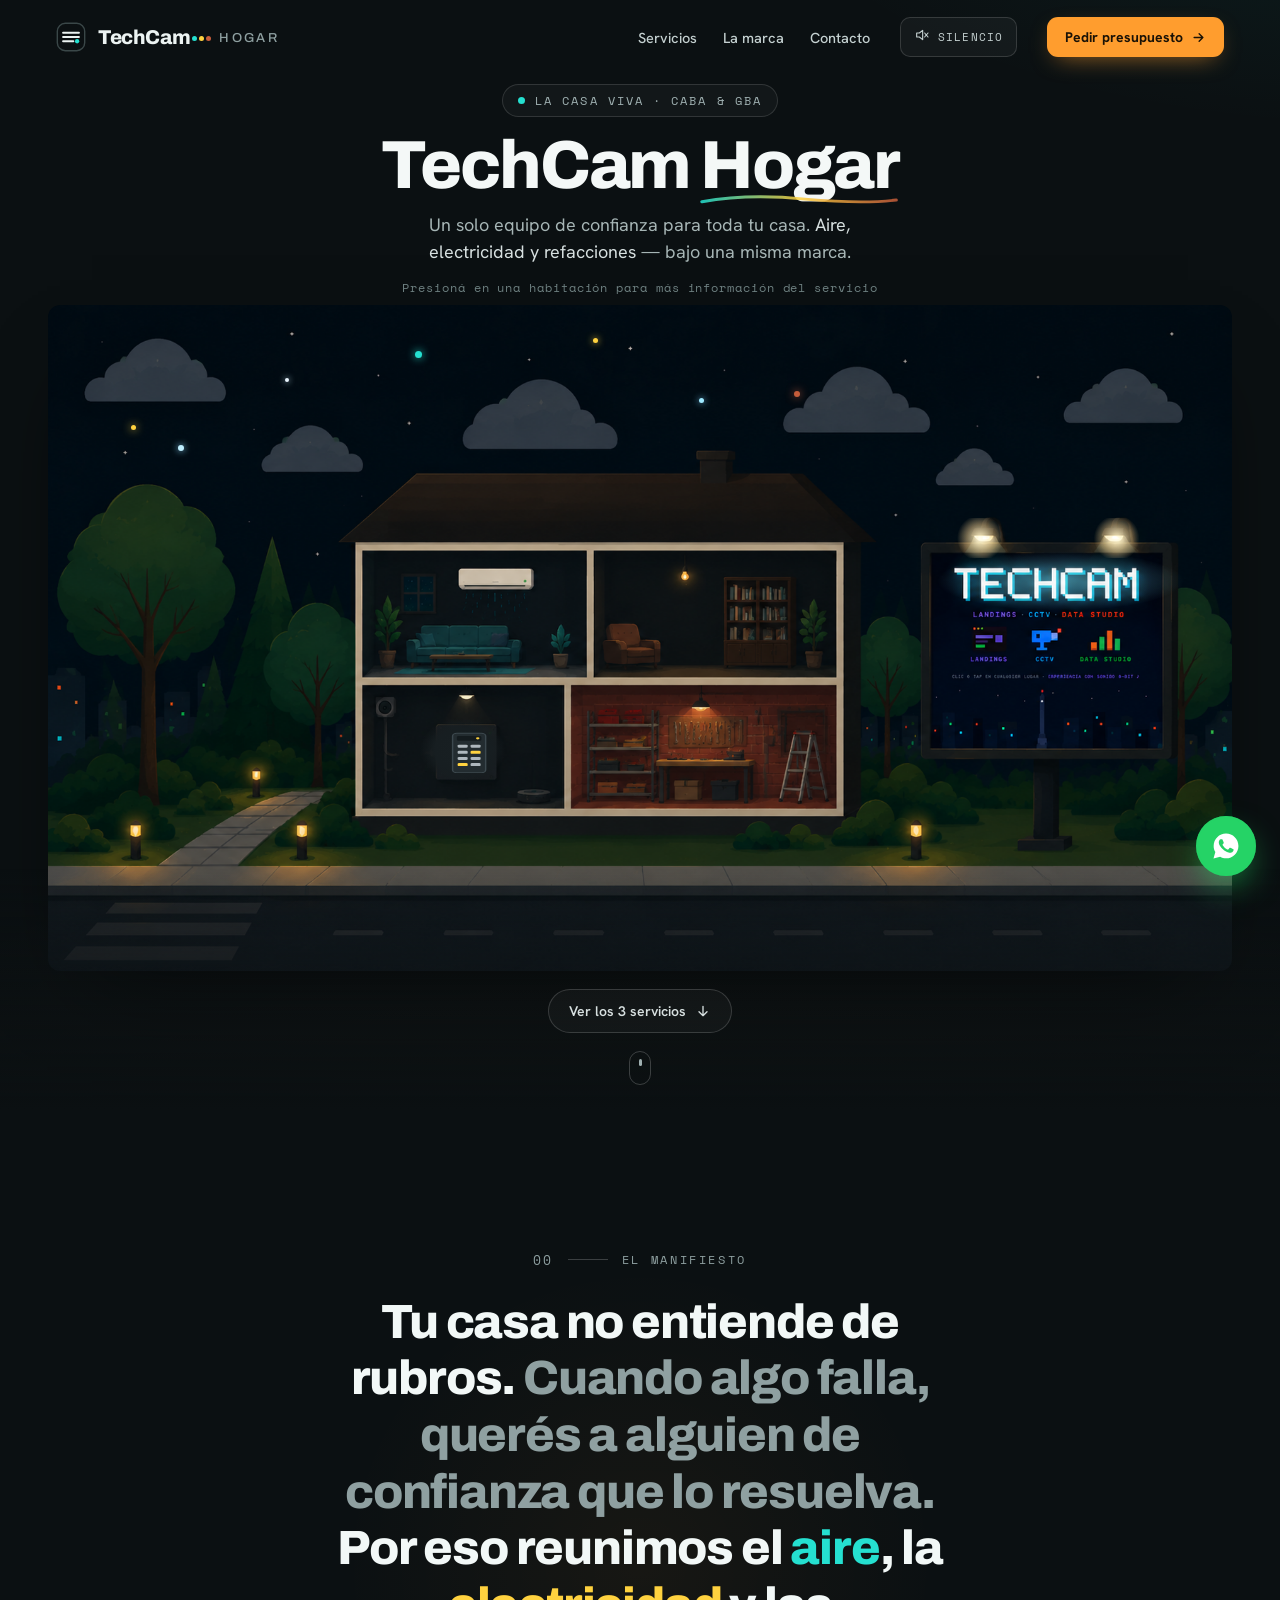
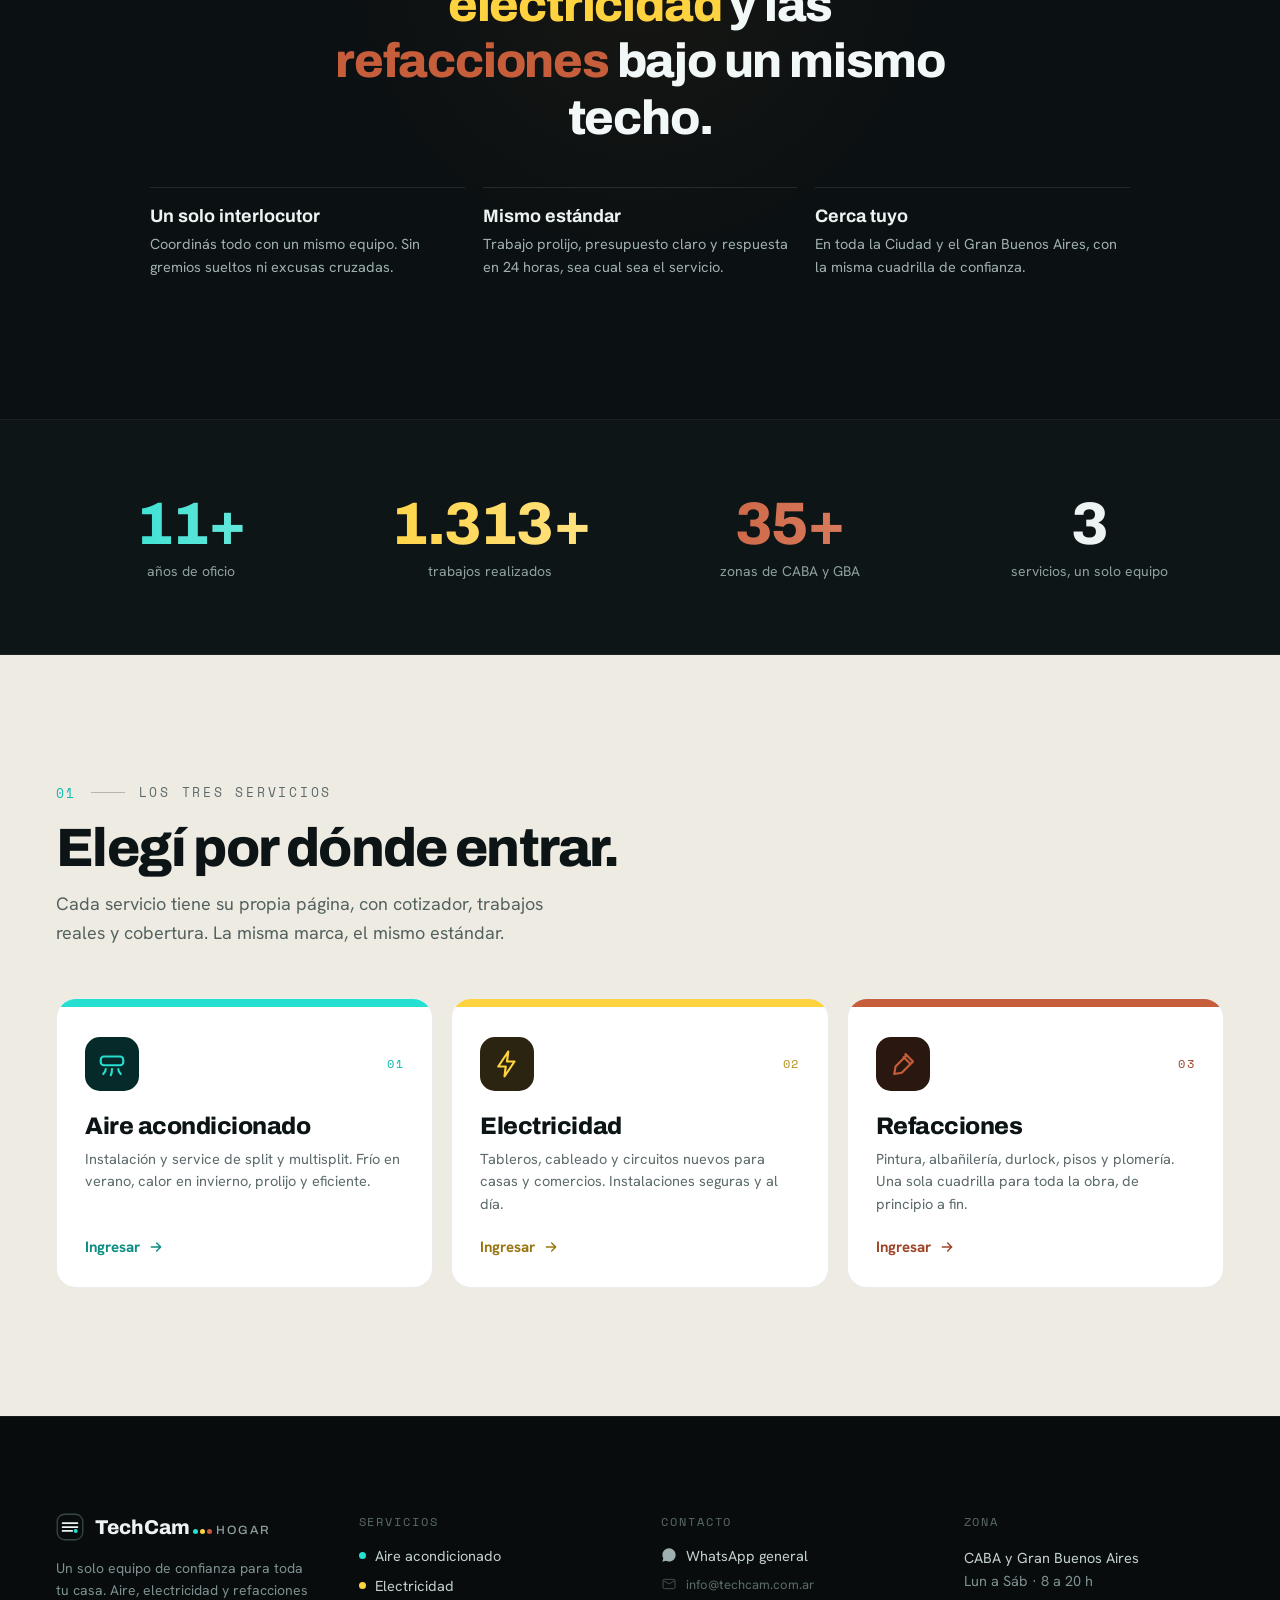
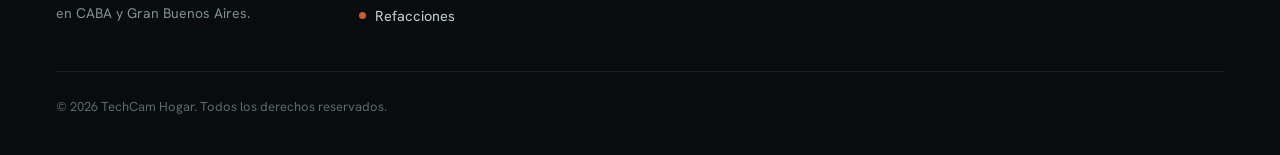
<file: index.html>
<!DOCTYPE html>
<html lang="es">
<head>
<meta charset="utf-8">
<meta name="viewport" content="width=device-width, initial-scale=1">
<meta name="description" content="TechCam Hogar — aire acondicionado, electricidad y refacciones en CABA y Gran Buenos Aires. Un solo equipo de confianza para toda tu casa.">
<meta name="theme-color" content="#0B1012">
<title>TechCam Hogar — Aire, electricidad y refacciones · CABA y GBA</title>
<link rel="stylesheet" href="assets/fonts.css?v=20260623b">
<style>

  *{box-sizing:border-box}
  html{scroll-behavior:smooth}
  body{margin:0;background:#0B1012}
  ::selection{background:#25E0D0;color:#04100E}
  img{max-width:100%}

  /* ---- keyframes (idle "respira" + thematic motion) ---- */
  @keyframes pf-rise{from{opacity:0;transform:translateY(28px)}to{opacity:1;transform:translateY(0)}}
  @keyframes pf-pulse{0%,100%{opacity:.45;transform:scale(1)}50%{opacity:1;transform:scale(1.3)}}
  @keyframes pf-scrolldot{0%{transform:translateY(0);opacity:0}30%{opacity:1}70%{opacity:1}100%{transform:translateY(14px);opacity:0}}
  @keyframes pf-breathe{0%,100%{transform:translateY(0) scale(1)}50%{transform:translateY(-3px) scale(1.004)}}
  @keyframes pf-flicker{0%,100%{opacity:.5}45%{opacity:.62}50%{opacity:.38}55%{opacity:.6}70%{opacity:.5}}
  @keyframes pf-airdot{0%{opacity:0;transform:translate(0,0)}12%{opacity:.9}100%{opacity:0;transform:translate(-34px,118px)}}
  @keyframes pf-flow{to{stroke-dashoffset:-220}}
  @keyframes pf-spark{0%{opacity:0;transform:scale(.4) rotate(0deg)}30%{opacity:1;transform:scale(1.15) rotate(8deg)}100%{opacity:0;transform:scale(.7) rotate(0deg)}}
  @keyframes pf-dust{0%{opacity:0;transform:translate(0,0)}20%{opacity:.4}100%{opacity:0;transform:translate(10px,-26px)}}
  @keyframes pf-float{0%,100%{transform:translateY(0)}50%{transform:translateY(-9px)}}
  @keyframes pf-blink{0%,100%{opacity:1}50%{opacity:.32}}
  .hint-d{animation:pf-blink 1.8s ease-in-out infinite}
  @keyframes pf-twinkle{0%,100%{opacity:.12;transform:scale(.6)}50%{opacity:1;transform:scale(1.2)}}
  @keyframes pf-hue{0%{filter:hue-rotate(0deg)}100%{filter:hue-rotate(360deg)}}
  @keyframes pf-lamp{0%,100%{opacity:.45}42%{opacity:.95}50%{opacity:.3}58%{opacity:.85}}
  @keyframes pf-fall{0%{opacity:0;transform:translateY(-6px)}22%{opacity:.85}100%{opacity:0;transform:translateY(38px)}}
  @keyframes pf-airflow{to{stroke-dashoffset:-48}}
  @keyframes pf-rise2{0%{opacity:0;transform:translate(0,5px)}30%{opacity:.5}100%{opacity:0;transform:translate(8px,-26px)}}

  #pf-scene .star{animation:pf-twinkle 3.4s ease-in-out infinite}
  #pf-scene .star.hue{animation:pf-twinkle 3.4s ease-in-out infinite,pf-hue 6s linear infinite}
  #pf-scene .board-lamp{animation:pf-lamp 4.2s ease-in-out infinite}
  #pf-scene .board-lamp.b2{animation-delay:.9s}
  [data-hero].is-biblio #pf-scene .board-lamp{animation:pf-lampghost 5s linear infinite}
  [data-hero].is-biblio #pf-scene .board-lamp.b2{animation-duration:4.1s;animation-delay:-1.7s}
  @keyframes pf-lampghost{0%{opacity:1}5%{opacity:.05}8%{opacity:1}10%{opacity:.08}13%{opacity:1}15%{opacity:.04}19%{opacity:1}38%{opacity:1}40%{opacity:.06}43%{opacity:1}45%{opacity:.5}47%{opacity:.04}51%{opacity:1}66%{opacity:1}68%{opacity:.05}70%{opacity:1}72%{opacity:.07}76%{opacity:1}90%{opacity:1}92%{opacity:.04}95%{opacity:1}100%{opacity:1}}
  #pf-scene .logo-glow{animation:pf-flicker 4.8s ease-in-out infinite}

  /* soft room illumination — no hard boxes */
  #pf-scene .room-glow{position:absolute;opacity:0;transition:opacity .55s ease;pointer-events:none;mix-blend-mode:screen;filter:blur(13px)}
  [data-hero].is-aire #pf-scene .rg-aire{opacity:.9}
  [data-hero].is-elec #pf-scene .rg-elec{opacity:.95}
  [data-hero].is-refac #pf-scene .rg-refac{opacity:.9}

  /* particles only while a room is active */
  #pf-scene .mote{position:absolute;border-radius:50%;opacity:0;pointer-events:none}
  [data-hero] #pf-scene .m-air{animation:pf-fall 2.8s linear infinite}
  #pf-scene .m-air:nth-child(2){animation-delay:.55s}
  #pf-scene .m-air:nth-child(3){animation-delay:1.1s}
  #pf-scene .m-air:nth-child(4){animation-delay:1.65s}
  #pf-scene .m-air:nth-child(5){animation-delay:2.2s}
  [data-hero].is-aire #pf-scene .m-air{animation-duration:1.2s}
  [data-hero].is-aire #pf-scene .m-mist{animation:pf-mist 3.6s ease-in infinite}
  [data-hero].is-aire #pf-scene .m-mist:nth-child(2){animation-delay:1.2s}
  [data-hero].is-aire #pf-scene .m-mist:nth-child(3){animation-delay:2.4s}
  [data-hero].is-refac #pf-scene .m-dust{animation:pf-rise2 3.6s linear infinite}
  [data-hero].is-refac #pf-scene .m-dust:nth-child(2){animation-delay:1.2s}
  [data-hero].is-refac #pf-scene .m-dust:nth-child(3){animation-delay:2.4s}
  [data-hero].is-refac #pf-scene .m-dust:nth-child(4){animation-delay:.6s}
  [data-hero].is-refac #pf-scene .m-dust:nth-child(5){animation-delay:1.8s}
  #pf-scene .rf-lamp{opacity:0;transition:opacity .5s ease;transform-origin:50% 0%}
  [data-hero].is-refac #pf-scene .rf-lamp{opacity:1;animation:pf-swing 2.8s ease-in-out infinite}
  @keyframes pf-swing{0%,100%{transform:rotate(-3.2deg)}50%{transform:rotate(3.2deg)}}

  #pf-scene .hot{cursor:pointer;outline:none;border-radius:8px}
  #pf-scene .hot:focus-visible{box-shadow:0 0 22px 3px rgba(236,243,242,.32)}
  /* ---- AIRE: flowing streamlines (faint base + travelling glow + bubbles) ---- */
  #pf-scene .airflow{opacity:.55;transition:opacity .5s ease}
  [data-hero].is-aire #pf-scene .airflow{opacity:1}
  #pf-scene .af-base{opacity:.2}
  #pf-scene .af-glow{stroke-dasharray:20 150;filter:drop-shadow(0 0 3px #7fe9df);animation:pf-airflow 2.7s linear infinite}
  #pf-scene .af-glow.d2{animation-duration:3.1s;animation-delay:-1s}
  #pf-scene .af-glow.d3{animation-duration:2.4s;animation-delay:-1.7s}

  /* ---- ELECTRICIDAD: current pulses along the wires ---- */
  #pf-scene .eflow{opacity:0;transition:opacity .4s ease}
  [data-hero].is-elec #pf-scene .eflow{opacity:1}
  #pf-scene .e-base{opacity:.18}
  #pf-scene .e-glow{stroke-dasharray:14 120;filter:drop-shadow(0 0 3px #ffd23f);animation:pf-eflow 1.4s linear infinite}
  #pf-scene .e-glow.d2{animation-duration:1.1s;animation-delay:-.5s}
  #pf-scene .e-glow.d3{animation-duration:1.7s;animation-delay:-.9s}
  #pf-scene .e-node{opacity:0}
  [data-hero].is-elec #pf-scene .e-node{opacity:1;animation:pf-flicker 2.4s ease-in-out infinite}
  @keyframes pf-airflow{to{stroke-dashoffset:-170}}
  @keyframes pf-eflow{to{stroke-dashoffset:-134}}

  /* lights triggered by electricidad */
  #pf-scene .rg-elecroom{opacity:0;transition:opacity .5s ease;mix-blend-mode:screen;pointer-events:none;filter:blur(12px)}
  [data-hero].is-elec #pf-scene .rg-elecroom{opacity:.85}
  #pf-scene .lib-light{opacity:0;transition:opacity .55s ease;mix-blend-mode:screen;pointer-events:none}
  [data-hero].is-elec #pf-scene .lib-light{opacity:1}
  #pf-scene .lib-bulb{opacity:0;transition:opacity .4s ease;mix-blend-mode:screen;pointer-events:none}
  [data-hero].is-elec #pf-scene .lib-bulb{opacity:1;animation:pf-flicker 3s ease-in-out infinite}

  /* billboard ad swap */
  #pf-scene [data-board-default],#pf-scene [data-board-active]{transition:opacity .3s ease}

  @media (prefers-reduced-motion: reduce){.hint-d,#pf-scene .star,#pf-scene .board-lamp,#pf-scene .logo-glow,#pf-scene .mote,#pf-scene .rf-lamp{animation:none}}

  /* ---- the living scene: idle states ---- */
  #pf-casa .breathe{animation:pf-breathe 8s ease-in-out infinite;transform-origin:600px 470px}
  #pf-casa .air-stream{opacity:.18;transition:opacity .5s ease}
  #pf-casa .air-dot{animation:pf-airdot 4.6s linear infinite}
  #pf-casa .air-dot:nth-child(2){animation-delay:.6s}
  #pf-casa .air-dot:nth-child(3){animation-delay:1.3s}
  #pf-casa .air-dot:nth-child(4){animation-delay:2s}
  #pf-casa .air-dot:nth-child(5){animation-delay:2.7s}
  #pf-casa .air-dot:nth-child(6){animation-delay:3.4s}
  #pf-casa .air-line{stroke-dasharray:6 14;animation:pf-flow 5s linear infinite;opacity:.5}
  #pf-casa .lamp-bulb{animation:pf-flicker 5.5s ease-in-out infinite}
  #pf-casa .warm-wash{opacity:.05;transition:opacity .6s ease}
  #pf-casa .room-light{opacity:.12;transition:opacity .5s ease}
  #pf-casa .conduit-flow{stroke-dasharray:5 11;stroke-dashoffset:0;animation:pf-flow 5.5s linear infinite;opacity:.22;transition:opacity .4s,stroke .4s}
  #pf-casa .spark{opacity:0;transform-origin:center}
  #pf-casa .dust{animation:pf-dust 5.5s linear infinite;opacity:.22}
  #pf-casa .dust:nth-child(2){animation-delay:1.6s}
  #pf-casa .dust:nth-child(3){animation-delay:3.1s}
  #pf-casa .plaster{transform:scaleX(0);transform-origin:left center;transition:transform 1.15s cubic-bezier(.62,.03,.2,1)}
  #pf-casa .glow{opacity:0;transition:opacity .55s ease}
  #pf-casa .zone-ring{opacity:0;transition:opacity .4s ease}
  #pf-casa .zone{cursor:pointer;outline:none}
  #pf-casa .zone:focus-visible .zone-ring{opacity:1}

  /* ---- active states driven by [data-hero] root class ---- */
  [data-hero].is-aire #pf-casa .air-stream{opacity:1}
  [data-hero].is-aire #pf-casa .air-line{opacity:1;animation-duration:2.6s}
  [data-hero].is-aire #pf-casa .air-dot{animation-duration:2.8s}
  [data-hero].is-aire #pf-casa .g-aire{opacity:.95}
  [data-hero].is-aire #pf-casa .ring-aire{opacity:1}

  [data-hero].is-elec #pf-casa .warm-wash{opacity:.62}
  [data-hero].is-elec #pf-casa .room-light{opacity:1}
  [data-hero].is-elec #pf-casa .lamp-bulb{opacity:1;animation:none}
  [data-hero].is-elec #pf-casa .lamp-halo{opacity:1}
  [data-hero].is-elec #pf-casa .conduit-flow{opacity:1;stroke:#FFD23F;animation-duration:.9s}
  [data-hero].is-elec #pf-casa .spark{animation:pf-spark .55s ease-out 2}
  [data-hero].is-elec #pf-casa .g-elec{opacity:.95}
  [data-hero].is-elec #pf-casa .ring-elec{opacity:1}

  [data-hero].is-refac #pf-casa .plaster{transform:scaleX(1)}
  [data-hero].is-refac #pf-casa .scaffold{opacity:.45}
  [data-hero].is-refac #pf-casa .g-refac{opacity:.95}
  [data-hero].is-refac #pf-casa .ring-refac{opacity:1}

  /* ---- floating zone cards ---- */
  .zone-card{opacity:0;transform:translateY(12px) scale(.98);transition:opacity .4s ease,transform .4s ease;pointer-events:none}
  [data-hero].is-aire .card-aire,[data-hero].is-elec .card-elec,[data-hero].is-refac .card-refac{opacity:1;transform:none;pointer-events:auto}

  @media (prefers-reduced-motion: reduce){
    *{animation-duration:.001ms!important;animation-iteration-count:1!important;transition-duration:.001ms!important;scroll-behavior:auto!important}
    #pf-casa .air-stream{opacity:.5}
    #pf-casa .plaster{transform:scaleX(.5)}
    #pf-casa .lamp-bulb{opacity:.7}
  }

  /* ---- sc-if estaticos (display:contents = el wrapper no altera el layout) ---- */
  .scif{display:contents}
  .scif-mnav,.scif-cards,.scif-overlay{display:none}
  @media(max-width:879px){
    .scif-dnav{display:none}
    .scif-mnav{display:contents}
    /* La casa se mantiene visible en mobile (tap a cada zona = link al servicio).
       Las tarjetas apiladas quedan solo como fallback de reduced-motion. */
  }
  @media(prefers-reduced-motion:reduce){
    .scif-house{display:none}
    .scif-cards{display:contents}
  }
  [data-hero].menu-open .scif-overlay{display:contents}

</style>
</head>
<body>
<div data-hero data-root style="background:#0B1012;color:#ECF3F2;font-family:'Hanken Grotesk',sans-serif;overflow-x:hidden;position:relative;-webkit-font-smoothing:antialiased">

  <!-- ============================ NAV ============================ -->
  <nav data-nav style="position:fixed;top:0;left:0;right:0;z-index:90;transition:background .35s ease,border-color .35s ease,box-shadow .35s ease;border-bottom:1px solid transparent">
    <div style="max-width:1280px;margin:0 auto;padding:0 clamp(20px,5vw,56px);height:74px;display:flex;align-items:center;justify-content:space-between;gap:24px">
      <a href="#top" aria-label="TechCam Hogar — inicio" style="display:flex;align-items:center;gap:12px;text-decoration:none;color:#ECF3F2">
        <svg width="30" height="30" viewBox="0 0 32 32" fill="none" aria-hidden="true">
          <rect x="1.4" y="1.4" width="29.2" height="29.2" rx="8.5" stroke="#3A4748" stroke-width="1.5"/>
          <path d="M7.5 11.5h17M7.5 16h17M7.5 20.5h11" stroke="#ECF3F2" stroke-width="2" stroke-linecap="round"/>
          <circle cx="22.5" cy="20.5" r="2.3" fill="#25E0D0"/>
        </svg>
        <span style="font-family:'Archivo',sans-serif;font-weight:800;letter-spacing:-.02em;font-size:20px;line-height:1">TechCam<span style="display:inline-flex;gap:2px;margin:0 1px 0 2px;vertical-align:middle"><span style="width:5px;height:5px;border-radius:50%;background:#25E0D0;display:inline-block"></span><span style="width:5px;height:5px;border-radius:50%;background:#FFD23F;display:inline-block"></span><span style="width:5px;height:5px;border-radius:50%;background:#C65D3B;display:inline-block"></span></span><span style="font-weight:500;color:#8FA0A1;font-size:13px;letter-spacing:.18em;text-transform:uppercase;margin-left:7px;vertical-align:middle">Hogar</span></span>
      </a>

      <div class="scif scif-dnav">
        <div style="display:flex;align-items:center;gap:30px">
          <div style="display:flex;align-items:center;gap:26px;font-size:14.5px;font-weight:500">
            <a href="#servicios" style="color:#C4D0D0;text-decoration:none;transition:color .2s" data-hov-in='{"color": "#ECF3F2"}' data-hov-out='{"color": "#C4D0D0"}'>Servicios</a>
            <a href="#manifiesto" style="color:#C4D0D0;text-decoration:none;transition:color .2s" data-hov-in='{"color": "#ECF3F2"}' data-hov-out='{"color": "#C4D0D0"}'>La marca</a>
            <a href="#contacto" style="color:#C4D0D0;text-decoration:none;transition:color .2s" data-hov-in='{"color": "#ECF3F2"}' data-hov-out='{"color": "#C4D0D0"}'>Contacto</a>
          </div>
          <button data-action="sound" data-sound-btn aria-label="Activar ambiente sonoro" aria-pressed="false" style="display:inline-flex;align-items:center;gap:8px;background:rgba(255,255,255,.04);border:1px solid rgba(255,255,255,.14);color:#C4D0D0;font-family:'Space Mono',monospace;font-size:11px;letter-spacing:.1em;text-transform:uppercase;padding:9px 13px;border-radius:10px;cursor:pointer;transition:border-color .2s,color .2s" data-hov-in='{"borderColor": "rgba(255,255,255,.34)", "color": "#ECF3F2"}' data-hov-out='{"borderColor": "rgba(255,255,255,.14)", "color": "#C4D0D0"}'>
            <span data-sound-icon><svg width="16" height="16" viewBox="0 0 24 24" fill="none"><path d="M4 9v6h4l5 4V5L8 9H4z" stroke="currentColor" stroke-width="1.7" stroke-linejoin="round"/><path d="M16 9l5 6M21 9l-5 6" stroke="currentColor" stroke-width="1.7" stroke-linecap="round"/></svg></span><span data-sound-label>Silencio</span>
          </button>
          <a href="#contacto" data-wa target="_blank" rel="noopener" style="display:inline-flex;align-items:center;gap:8px;background:#FF9D2E;color:#1A1206;font-weight:700;font-size:14px;padding:11px 18px;border-radius:11px;text-decoration:none;box-shadow:0 8px 24px -10px rgba(255,157,46,.7);transition:transform .2s,box-shadow .2s" data-hov-in='{"transform": "translateY(-2px)", "boxShadow": "0 14px 30px -10px rgba(255,157,46,.85)"}' data-hov-out='{"transform": "", "boxShadow": "0 8px 24px -10px rgba(255,157,46,.7)"}'>
            Pedir presupuesto
            <svg width="15" height="15" viewBox="0 0 24 24" fill="none"><path d="M5 12h14M13 6l6 6-6 6" stroke="#1A1206" stroke-width="2.2" stroke-linecap="round" stroke-linejoin="round"/></svg>
          </a>
        </div>
      </div>

      <div class="scif scif-mnav">
        <div style="display:flex;align-items:center;gap:10px">
          <button data-action="sound" data-sound-btn aria-label="Activar ambiente sonoro" aria-pressed="false" style="display:inline-flex;background:transparent;border:1px solid rgba(255,255,255,.16);border-radius:10px;padding:10px;cursor:pointer;color:#C4D0D0"><span data-sound-icon><svg width="16" height="16" viewBox="0 0 24 24" fill="none"><path d="M4 9v6h4l5 4V5L8 9H4z" stroke="currentColor" stroke-width="1.7" stroke-linejoin="round"/><path d="M16 9l5 6M21 9l-5 6" stroke="currentColor" stroke-width="1.7" stroke-linecap="round"/></svg></span></button>
          <button aria-label="Abrir menú" aria-expanded="false" data-action="menu-open" style="display:inline-flex;flex-direction:column;gap:5px;background:transparent;border:1px solid rgba(255,255,255,.16);border-radius:10px;padding:11px;cursor:pointer">
            <span style="width:20px;height:2px;background:#ECF3F2;border-radius:2px;display:block"></span>
            <span style="width:20px;height:2px;background:#ECF3F2;border-radius:2px;display:block"></span>
            <span style="width:14px;height:2px;background:#25E0D0;border-radius:2px;display:block"></span>
          </button>
        </div>
      </div>
    </div>
  </nav>

  <!-- ============================ MOBILE OVERLAY ============================ -->
  <div class="scif scif-overlay">
    <div style="position:fixed;inset:0;z-index:100;background:#0B1012;display:flex;flex-direction:column;animation:pf-rise .3s ease">
      <div style="height:74px;display:flex;align-items:center;justify-content:space-between;padding:0 clamp(20px,5vw,56px);border-bottom:1px solid rgba(255,255,255,.08)">
        <span style="font-family:'Archivo',sans-serif;font-weight:800;font-size:20px">TechCam<span style="display:inline-flex;gap:2px;margin-left:3px"><span style="width:5px;height:5px;border-radius:50%;background:#25E0D0;display:inline-block"></span><span style="width:5px;height:5px;border-radius:50%;background:#FFD23F;display:inline-block"></span><span style="width:5px;height:5px;border-radius:50%;background:#C65D3B;display:inline-block"></span></span></span>
        <button aria-label="Cerrar menú" data-action="menu-close" style="background:transparent;border:1px solid rgba(255,255,255,.16);border-radius:10px;padding:11px;cursor:pointer;color:#ECF3F2"><svg width="20" height="20" viewBox="0 0 24 24" fill="none"><path d="M6 6l12 12M18 6L6 18" stroke="#ECF3F2" stroke-width="2" stroke-linecap="round"/></svg></button>
      </div>
      <div style="flex:1;display:flex;flex-direction:column;justify-content:center;gap:6px;padding:0 clamp(24px,7vw,56px)">
        <a href="#servicios" data-action="menu-close" style="font-family:'Archivo',sans-serif;font-weight:700;font-size:clamp(28px,8vw,40px);letter-spacing:-.02em;color:#ECF3F2;text-decoration:none;padding:12px 0;border-bottom:1px solid rgba(255,255,255,.07)"><span style="font-family:'Space Mono',monospace;font-size:13px;color:#25E0D0;vertical-align:super;margin-right:12px">01</span>Servicios</a>
        <a href="#manifiesto" data-action="menu-close" style="font-family:'Archivo',sans-serif;font-weight:700;font-size:clamp(28px,8vw,40px);letter-spacing:-.02em;color:#ECF3F2;text-decoration:none;padding:12px 0;border-bottom:1px solid rgba(255,255,255,.07)"><span style="font-family:'Space Mono',monospace;font-size:13px;color:#FFD23F;vertical-align:super;margin-right:12px">02</span>La marca</a>
        <a href="#contacto" data-action="menu-close" style="font-family:'Archivo',sans-serif;font-weight:700;font-size:clamp(28px,8vw,40px);letter-spacing:-.02em;color:#ECF3F2;text-decoration:none;padding:12px 0;border-bottom:1px solid rgba(255,255,255,.07)"><span style="font-family:'Space Mono',monospace;font-size:13px;color:#C65D3B;vertical-align:super;margin-right:12px">03</span>Contacto</a>
      </div>
      <div style="padding:24px clamp(24px,7vw,56px) 36px">
        <a href="#contacto" data-wa target="_blank" rel="noopener" style="display:flex;align-items:center;justify-content:center;gap:9px;background:#FF9D2E;color:#1A1206;font-weight:700;font-size:16px;padding:16px;border-radius:12px;text-decoration:none">WhatsApp · Pedir presupuesto</a>
      </div>
    </div>
  </div>

  <!-- ============================ HERO — LA CASA VIVA ============================ -->
  <header id="top" style="position:relative;min-height:100svh;display:flex;flex-direction:column;align-items:center;padding:84px clamp(18px,4vw,48px) 24px;overflow:hidden">
    <!-- atmosphere -->
    <div data-depth="0.15" style="position:absolute;top:-12%;left:50%;transform:translateX(-50%);width:120vw;height:70vh;background:radial-gradient(60% 60% at 50% 0%,rgba(37,224,208,.07),transparent 70%);pointer-events:none;z-index:0"></div>
    <div style="position:absolute;inset:0;background:radial-gradient(140% 90% at 50% 120%,rgba(255,157,46,.05),transparent 55%);pointer-events:none;z-index:0"></div>
    <div style="position:absolute;left:0;right:0;bottom:0;height:240px;background:linear-gradient(180deg,rgba(11,16,18,0),#0B1012);pointer-events:none;z-index:3"></div>

    <!-- lockup -->
    <div style="position:relative;z-index:4;text-align:center;max-width:760px;margin:0 auto">
      <div data-reveal style="opacity:0;display:inline-flex;align-items:center;gap:10px;border:1px solid rgba(255,255,255,.13);background:rgba(255,255,255,.03);border-radius:100px;padding:7px 15px;margin-bottom:16px;white-space:nowrap">
        <span style="width:7px;height:7px;border-radius:50%;background:#25E0D0;animation:pf-pulse 2.4s infinite"></span>
        <span style="font-family:'Space Mono',monospace;font-size:11.5px;letter-spacing:.18em;text-transform:uppercase;color:#9FB0B1;white-space:nowrap">La casa viva · CABA &amp; GBA</span>
      </div>
      <h1 data-reveal data-reveal-delay="70" style="opacity:0;font-family:'Archivo',sans-serif;font-weight:800;font-size:clamp(38px,6.2vw,68px);line-height:.95;letter-spacing:-.035em;margin:0 0 13px;color:#F4F8F7">
        TechCam <span style="position:relative;white-space:nowrap">Hogar<svg width="100%" height="14" viewBox="0 0 200 14" preserveAspectRatio="none" style="position:absolute;left:0;bottom:-4px;width:100%;height:12px" aria-hidden="true"><path d="M2 9c34-7 70-7 104-3 30 3 64 5 92 1" stroke="url(#pf-underline)" stroke-width="3.4" fill="none" stroke-linecap="round" opacity=".85"/><defs><linearGradient id="pf-underline" x1="0" x2="1"><stop offset="0" stop-color="#25E0D0"/><stop offset=".5" stop-color="#FFD23F"/><stop offset="1" stop-color="#C65D3B"/></linearGradient></defs></svg></span>
      </h1>
      <p data-reveal data-reveal-delay="140" style="opacity:0;font-size:clamp(15px,2vw,18px);line-height:1.5;color:#A6B5B5;max-width:512px;margin:0 auto 14px">
        Un solo equipo de confianza para toda tu casa. <span style="color:#D7E0E0">Aire, electricidad y refacciones</span> — bajo una misma marca.
      </p>
      <div data-reveal data-reveal-delay="210" style="opacity:0;display:flex;align-items:center;justify-content:center;gap:8px;font-family:'Space Mono',monospace;font-size:11.5px;letter-spacing:.08em;color:#6E8081">
        <span class="hint-d" style="display:inline-flex;align-items:center;gap:8px">Presioná en una habitación para más información del servicio</span>
      </div>
    </div>

    <!-- THE HOUSE -->
    <div class="scif scif-house">
      <div data-house-wrap style="position:relative;z-index:2;width:100%;max-width:1200px;margin:clamp(2px,1vh,12px) auto 0;flex:1;display:flex;align-items:center;justify-content:center">
        <div data-house-inner style="position:relative;width:100%">
          <div id="pf-scene" style="position:relative;width:100%;border-radius:12px;overflow:hidden;box-shadow:0 40px 90px -44px rgba(0,0,0,.95)">
            <img src="assets/casa-hogar.png" alt="Casa TechCam en corte, de noche: living con aire acondicionado, sala iluminada, tablero eléctrico y taller en obra, junto al cartel TECHCAM" style="display:block;width:100%;height:auto"/>

            <!-- STARS -->
            <div aria-hidden="true" style="position:absolute;inset:0;z-index:1;pointer-events:none">
              <span class="star" style="position:absolute;left:11%;top:21%;width:6px;height:6px;border-radius:50%;background:#bfefff;box-shadow:0 0 7px #8fdcff"></span>
              <span class="star hue" style="position:absolute;left:31%;top:7%;width:7px;height:7px;border-radius:50%;background:#25E0D0;box-shadow:0 0 9px #25E0D0;animation-delay:.6s"></span>
              <span class="star" style="position:absolute;left:46%;top:5%;width:5px;height:5px;border-radius:50%;background:#FFD23F;box-shadow:0 0 7px #FFD23F;animation-delay:1.2s"></span>
              <span class="star hue" style="position:absolute;left:63%;top:13%;width:6px;height:6px;border-radius:50%;background:#C65D3B;box-shadow:0 0 8px #C65D3B;animation-delay:1.8s"></span>
              <span class="star" style="position:absolute;left:20%;top:11%;width:4px;height:4px;border-radius:50%;background:#eaf6ff;box-shadow:0 0 6px #cfeeff;animation-delay:2.3s"></span>
              <span class="star" style="position:absolute;left:55%;top:14%;width:5px;height:5px;border-radius:50%;background:#9fe9ff;box-shadow:0 0 7px #7fd6ff;animation-delay:2.9s"></span>
              <span class="star hue" style="position:absolute;left:7%;top:18%;width:5px;height:5px;border-radius:50%;background:#FFD23F;box-shadow:0 0 8px #FFD23F;animation-delay:.3s"></span>
            </div>

            <!-- soft room illumination -->
            <div class="room-glow rg-refac" aria-hidden="true" style="left:43.5%;top:56%;width:24%;height:23%;background:radial-gradient(ellipse 62% 70% at 50% 40%,rgba(198,93,59,.5),transparent 66%)"></div>

            <!-- tapar el teclado tipo caja fuerte + tablero eléctrico más chico y prolijo -->
            <div aria-hidden="true" style="position:absolute;left:31%;top:61.8%;width:8%;height:11%;z-index:1;pointer-events:none;background:radial-gradient(ellipse 56% 54% at 50% 46%,#181f22 0%,#171e21 52%,rgba(20,27,30,0) 80%)"></div>
            <div aria-hidden="true" style="position:absolute;left:33.9%;top:64.1%;width:3.4%;height:6.3%;z-index:1;pointer-events:none">
              <svg viewBox="0 0 56 96" preserveAspectRatio="none" style="width:100%;height:100%;display:block">
                <rect x="5" y="3" width="46" height="90" rx="6" fill="#232c30" stroke="#3c484e" stroke-width="2"/>
                <rect x="11" y="9" width="34" height="11" rx="2.5" fill="#141b1e"/>
                <circle cx="40" cy="14.5" r="2.4" fill="#FFD23F"/>
                <g fill="#aeb7bd">
                  <rect x="12" y="29" width="14" height="7" rx="2"/>
                  <rect x="30" y="29" width="14" height="7" rx="2"/>
                  <rect x="12" y="43" width="14" height="7" rx="2"/>
                  <rect x="30" y="43" width="14" height="7" rx="2" fill="#FFD23F"/>
                  <rect x="12" y="57" width="14" height="7" rx="2"/>
                  <rect x="30" y="57" width="14" height="7" rx="2"/>
                  <rect x="12" y="71" width="14" height="7" rx="2" fill="#FFD23F"/>
                  <rect x="30" y="71" width="14" height="7" rx="2"/>
                </g>
              </svg>
            </div>

            <!-- electricidad: enciende su bombilla de techo + la biblioteca (sin tablero) -->
            <div class="lib-light" aria-hidden="true" style="position:absolute;left:27%;top:56%;width:17%;height:19%;background:radial-gradient(ellipse 55% 60% at 51% 16%,rgba(255,196,108,.5),rgba(255,170,80,.15) 46%,transparent 73%)"></div>
            <div class="lib-bulb" aria-hidden="true" style="position:absolute;left:32.85%;top:54.7%;width:5.5%;height:8%;background:radial-gradient(circle,rgba(255,232,170,.95),transparent 68%)"></div>
            <div class="lib-light" aria-hidden="true" style="position:absolute;left:44%;top:35%;width:23%;height:23%;background:radial-gradient(ellipse 55% 62% at 41% 24%,rgba(255,196,108,.5),rgba(255,170,80,.16) 45%,transparent 72%)"></div>
            <div class="lib-bulb" aria-hidden="true" style="position:absolute;left:51%;top:36.4%;width:5.6%;height:8%;background:radial-gradient(circle,rgba(255,232,170,.95),transparent 68%)"></div>

            <!-- aire: gotas frías saliendo del split (v1) -->
            <div class="airflow" aria-hidden="true" style="position:absolute;left:25.8%;top:35.9%;width:19.1%;height:20.9%;z-index:2;pointer-events:none">
              <span class="mote m-air" style="left:49%;top:30%;width:4px;height:4px;background:#bff6f0;box-shadow:0 0 6px #7fe9df"></span>
              <span class="mote m-air" style="left:57%;top:31%;width:3px;height:3px;background:#aef3ec;box-shadow:0 0 5px #7fe9df"></span>
              <span class="mote m-air" style="left:65%;top:30%;width:4px;height:4px;background:#bff6f0;box-shadow:0 0 6px #7fe9df"></span>
              <span class="mote m-air" style="left:72%;top:31%;width:3px;height:3px;background:#aef3ec;box-shadow:0 0 5px #7fe9df"></span>
              <span class="mote m-air" style="left:60%;top:32%;width:3px;height:3px;background:#d6fbf6;box-shadow:0 0 5px #7fe9df"></span>
            </div>

            <!-- refacciones: aserrín/polvo + lámpara de trabajo que se balancea -->
            <div aria-hidden="true" style="position:absolute;inset:0;z-index:2;pointer-events:none">
              <span class="mote m-dust" style="left:51%;top:70%;width:4px;height:4px;background:#e7d3ad;box-shadow:0 0 5px #caa46a"></span>
              <span class="mote m-dust" style="left:55%;top:68%;width:3px;height:3px;background:#dcc69c;box-shadow:0 0 5px #caa46a"></span>
              <span class="mote m-dust" style="left:58%;top:71%;width:3px;height:3px;background:#e7d3ad;box-shadow:0 0 5px #caa46a"></span>
              <span class="mote m-dust" style="left:61%;top:69%;width:4px;height:4px;background:#dcc69c;box-shadow:0 0 5px #caa46a"></span>
              <span class="mote m-dust" style="left:53%;top:72%;width:3px;height:3px;background:#e7d3ad;box-shadow:0 0 5px #caa46a"></span>
            </div>
            <div class="rf-lamp" aria-hidden="true" style="position:absolute;left:50%;top:55.5%;width:11%;height:14%;z-index:2;pointer-events:none">
              <div style="position:absolute;left:50%;bottom:24%;transform:translateX(-50%);width:78%;height:60%;background:radial-gradient(circle,rgba(255,206,120,.6),rgba(255,176,90,.16) 46%,transparent 70%);mix-blend-mode:screen"></div>
            </div>

            <!-- billboard lamps + logo glow -->
            <div aria-hidden="true" class="board-lamp" style="position:absolute;left:78.75%;top:35%;transform:translate(-50%,-50%);width:4.2%;height:6%;background:radial-gradient(circle,rgba(255,240,190,.98),rgba(255,214,140,.45) 42%,transparent 72%);z-index:3;pointer-events:none;mix-blend-mode:screen"></div>
            <div aria-hidden="true" class="board-lamp b2" style="position:absolute;left:90.25%;top:35%;transform:translate(-50%,-50%);width:4.2%;height:6%;background:radial-gradient(circle,rgba(255,240,190,.98),rgba(255,214,140,.45) 42%,transparent 72%);z-index:3;pointer-events:none;mix-blend-mode:screen"></div>
            <div aria-hidden="true" class="logo-glow" style="position:absolute;left:75%;top:37%;width:21%;height:9%;background:radial-gradient(ellipse,rgba(120,230,255,.5),transparent 70%);z-index:3;pointer-events:none;mix-blend-mode:screen"></div>

            <!-- LETRERO de servicio — flota a la IZQUIERDA de la casa, aparece en hover -->
            <div data-board style="position:absolute;left:1.5%;top:37%;width:20.5%;z-index:6;opacity:0;transform:translateX(-10px);transition:opacity .3s ease,transform .3s ease;pointer-events:none;container-type:inline-size">
              <div data-board-bg style="background:linear-gradient(180deg,rgba(11,16,18,.96),rgba(8,12,13,.97));border:1px solid rgba(37,224,208,.32);border-radius:4cqw;padding:6cqw 6.5cqw;box-shadow:0 24px 60px -22px rgba(0,0,0,.92);-webkit-backdrop-filter:blur(8px);backdrop-filter:blur(8px)">
                <div data-board-active>
                  <div style="display:flex;align-items:center;gap:2.5cqw;margin-bottom:2.5cqw"><span data-board-dot style="width:3.4cqw;height:3.4cqw;border-radius:50%;background:#25E0D0;box-shadow:0 0 9px #25E0D0;flex:none"></span><span data-board-kicker style="font-family:'Space Mono',monospace;font-weight:700;font-size:4cqw;letter-spacing:.12em;color:#9fb0b1;text-transform:uppercase">Zona</span></div>
                  <div data-board-title style="font-family:'Archivo',sans-serif;font-weight:800;font-size:9cqw;letter-spacing:-.02em;color:#fff;line-height:1.04;margin-bottom:2.2cqw;text-wrap:balance">Servicio</div>
                  <div data-board-sub style="font-family:'Hanken Grotesk',sans-serif;font-size:4.6cqw;color:#c7d6f0;line-height:1.3;margin-bottom:4cqw">—</div>
                  <div data-board-cta style="display:inline-flex;align-items:center;gap:1.5cqw;font-family:'Archivo',sans-serif;font-weight:800;font-size:5cqw;color:#25E0D0">Presioná la habitación para ingresar →</div>
                </div>
              </div>
            </div>

            <!-- HOTSPOTS (clean, no box) -->
            <a class="hot z-aire" href="aire/index.html" tabindex="0" aria-label="Aire acondicionado — entrar a la página del servicio" style="position:absolute;left:25.8%;top:35.9%;width:19.1%;height:20.9%;z-index:5"></a>
            <a class="hot z-elec" href="electricidad/index.html" tabindex="0" aria-label="Electricidad — entrar a la página del servicio" style="position:absolute;left:25.8%;top:57.7%;width:17.2%;height:19%;z-index:5"></a>
            <a class="hot z-refac" href="refacciones/index.html" tabindex="0" aria-label="Refacciones — entrar a la página del servicio" style="position:absolute;left:45.1%;top:57.7%;width:20.9%;height:19%;z-index:5"></a>
            <div class="biblio-hot" aria-hidden="true" style="position:absolute;left:45.1%;top:35.9%;width:20.9%;height:20.9%;z-index:5"></div>
            <a class="board-link" href="https://techcam.com.ar/" target="_blank" rel="noopener" aria-label="Ir al sitio de TechCam — techcam.com.ar" style="position:absolute;left:73.2%;top:34.3%;width:24.2%;height:32.4%;z-index:5;border-radius:6px"></a>
          </div>
        </div>
      </div>
    </div>

    <!-- MOBILE: 3 thematic stacked cards -->
    <div class="scif scif-cards">
      <div style="position:relative;z-index:4;width:100%;max-width:440px;margin:26px auto 0;display:flex;flex-direction:column;gap:13px">
        <a href="aire/index.html" style="text-decoration:none;display:block;border-radius:18px;overflow:hidden;border:1px solid rgba(37,224,208,.3);background:linear-gradient(180deg,rgba(37,224,208,.08),rgba(13,21,23,.6))">
          <div style="padding:20px 20px;display:flex;align-items:center;gap:16px">
            <div style="width:54px;height:54px;flex:none;border-radius:14px;background:rgba(37,224,208,.12);display:flex;align-items:center;justify-content:center"><svg width="30" height="30" viewBox="0 0 24 24" fill="none"><rect x="3" y="6" width="18" height="7" rx="2.5" stroke="#25E0D0" stroke-width="1.7"/><path d="M7 16c0 2-1 3-2 4M12 16c0 2 0 3-1 5M17 16c0 2 1 3 2 4" stroke="#25E0D0" stroke-width="1.7" stroke-linecap="round"/></svg></div>
            <div style="flex:1"><div style="font-family:'Space Mono',monospace;font-size:10.5px;letter-spacing:.16em;text-transform:uppercase;color:#7fe9df;margin-bottom:3px">Zona fría</div><div style="font-family:'Archivo',sans-serif;font-weight:800;font-size:21px;color:#ECF3F2;letter-spacing:-.02em">Aire acondicionado</div><div style="font-size:13px;color:#9FB0B1;margin-top:2px">Frío y calor, instalado prolijo.</div></div>
            <svg width="20" height="20" viewBox="0 0 24 24" fill="none"><path d="M5 12h14M13 6l6 6-6 6" stroke="#25E0D0" stroke-width="2.2" stroke-linecap="round" stroke-linejoin="round"/></svg>
          </div>
        </a>
        <a href="electricidad/index.html" style="text-decoration:none;display:block;border-radius:18px;overflow:hidden;border:1px solid rgba(255,210,63,.3);background:linear-gradient(180deg,rgba(255,210,63,.08),rgba(20,17,9,.6))">
          <div style="padding:20px 20px;display:flex;align-items:center;gap:16px">
            <div style="width:54px;height:54px;flex:none;border-radius:14px;background:rgba(255,210,63,.12);display:flex;align-items:center;justify-content:center"><svg width="30" height="30" viewBox="0 0 24 24" fill="none"><path d="M13 2L5 14h6l-1 8 8-12h-6l1-8z" stroke="#FFD23F" stroke-width="1.7" stroke-linejoin="round"/></svg></div>
            <div style="flex:1"><div style="font-family:'Space Mono',monospace;font-size:10.5px;letter-spacing:.16em;text-transform:uppercase;color:#F4DE9C;margin-bottom:3px">Energía</div><div style="font-family:'Archivo',sans-serif;font-weight:800;font-size:21px;color:#ECF3F2;letter-spacing:-.02em">Electricidad</div><div style="font-size:13px;color:#9FB0B1;margin-top:2px">Instalaciones seguras y al día.</div></div>
            <svg width="20" height="20" viewBox="0 0 24 24" fill="none"><path d="M5 12h14M13 6l6 6-6 6" stroke="#FFD23F" stroke-width="2.2" stroke-linecap="round" stroke-linejoin="round"/></svg>
          </div>
        </a>
        <a href="refacciones/index.html" style="text-decoration:none;display:block;border-radius:18px;overflow:hidden;border:1px solid rgba(198,93,59,.32);background:linear-gradient(180deg,rgba(198,93,59,.08),rgba(22,15,11,.6))">
          <div style="padding:20px 20px;display:flex;align-items:center;gap:16px">
            <div style="width:54px;height:54px;flex:none;border-radius:14px;background:rgba(198,93,59,.14);display:flex;align-items:center;justify-content:center"><svg width="30" height="30" viewBox="0 0 24 24" fill="none"><path d="M14 4l6 6-9 9-6 1 1-6 8-8z" stroke="#C65D3B" stroke-width="1.7" stroke-linejoin="round"/><path d="M12 6l6 6" stroke="#C65D3B" stroke-width="1.7"/></svg></div>
            <div style="flex:1"><div style="font-family:'Space Mono',monospace;font-size:10.5px;letter-spacing:.16em;text-transform:uppercase;color:#E8B9A6;margin-bottom:3px">En obra</div><div style="font-family:'Archivo',sans-serif;font-weight:800;font-size:21px;color:#ECF3F2;letter-spacing:-.02em">Refacciones</div><div style="font-size:13px;color:#9FB0B1;margin-top:2px">Una cuadrilla para toda la obra.</div></div>
            <svg width="20" height="20" viewBox="0 0 24 24" fill="none"><path d="M5 12h14M13 6l6 6-6 6" stroke="#C65D3B" stroke-width="2.2" stroke-linecap="round" stroke-linejoin="round"/></svg>
          </div>
        </a>
      </div>
    </div>

    <!-- shortcut + scroll cue -->
    <div style="position:relative;z-index:4;display:flex;flex-direction:column;align-items:center;gap:18px;margin-top:18px">
      <a href="#servicios" style="display:inline-flex;align-items:center;gap:9px;border:1px solid rgba(255,255,255,.16);background:rgba(255,255,255,.03);color:#D7E0E0;font-weight:600;font-size:14px;padding:12px 20px;border-radius:100px;text-decoration:none;transition:border-color .2s,background .2s" data-hov-in='{"borderColor": "rgba(255,255,255,.36)", "background": "rgba(255,255,255,.06)"}' data-hov-out='{"borderColor": "rgba(255,255,255,.16)", "background": "rgba(255,255,255,.03)"}'>
        Ver los 3 servicios
        <svg width="16" height="16" viewBox="0 0 24 24" fill="none"><path d="M12 5v14M6 13l6 6 6-6" stroke="#D7E0E0" stroke-width="2" stroke-linecap="round" stroke-linejoin="round"/></svg>
      </a>
      <div class="scif scif-house">
        <span style="width:22px;height:34px;border:1.5px solid rgba(255,255,255,.2);border-radius:12px;display:flex;justify-content:center;padding-top:7px"><span style="width:3px;height:7px;border-radius:2px;background:#9FB0B1;animation:pf-scrolldot 1.8s infinite"></span></span>
      </div>
    </div>
  </header>

  <!-- ============================ MANIFIESTO ============================ -->
  <section id="manifiesto" style="position:relative;background:#0B1012;padding:clamp(80px,11vw,150px) clamp(20px,5vw,56px);overflow:hidden">
    <div style="position:absolute;top:50%;left:50%;transform:translate(-50%,-50%);width:70vw;height:70vw;max-width:680px;max-height:680px;background:radial-gradient(circle,rgba(255,157,46,.05),transparent 62%);pointer-events:none"></div>
    <div style="max-width:980px;margin:0 auto;position:relative">
      <div data-reveal style="opacity:0;display:flex;align-items:center;justify-content:center;gap:14px;margin-bottom:24px">
        <span style="font-family:'Space Mono',monospace;font-size:13px;letter-spacing:.18em;color:#8FA0A1">00</span>
        <span style="width:40px;height:1px;background:rgba(255,255,255,.2)"></span>
        <span style="font-family:'Space Mono',monospace;font-size:12px;letter-spacing:.22em;text-transform:uppercase;color:#8FA0A1">El manifiesto</span>
      </div>
      <h2 data-reveal data-reveal-delay="70" style="opacity:0;font-family:'Archivo',sans-serif;font-weight:800;font-size:clamp(26px,4.2vw,48px);line-height:1.18;letter-spacing:-.025em;margin:0 auto;max-width:22ch;text-align:center;text-wrap:balance;color:#F2F8F7">
        Tu casa no entiende de rubros. <span style="color:#8FA0A1">Cuando algo falla, querés a alguien de confianza que lo resuelva.</span> Por eso reunimos el <span style="color:#25E0D0">aire</span>, la <span style="color:#FFD23F">electricidad</span> y las <span style="color:#C65D3B">refacciones</span> bajo un mismo techo.
      </h2>
      <div data-reveal data-reveal-delay="140" style="opacity:0;margin-top:40px;display:grid;grid-template-columns:repeat(auto-fit,minmax(min(100%,240px),1fr));gap:18px">
        <div style="border-top:1px solid rgba(255,255,255,.1);padding-top:18px"><div style="font-family:'Archivo',sans-serif;font-weight:700;font-size:18px;margin-bottom:6px">Un solo interlocutor</div><p style="margin:0;font-size:14.5px;color:#9FB0B1;line-height:1.6">Coordinás todo con un mismo equipo. Sin gremios sueltos ni excusas cruzadas.</p></div>
        <div style="border-top:1px solid rgba(255,255,255,.1);padding-top:18px"><div style="font-family:'Archivo',sans-serif;font-weight:700;font-size:18px;margin-bottom:6px">Mismo estándar</div><p style="margin:0;font-size:14.5px;color:#9FB0B1;line-height:1.6">Trabajo prolijo, presupuesto claro y respuesta en 24 horas, sea cual sea el servicio.</p></div>
        <div style="border-top:1px solid rgba(255,255,255,.1);padding-top:18px"><div style="font-family:'Archivo',sans-serif;font-weight:700;font-size:18px;margin-bottom:6px">Cerca tuyo</div><p style="margin:0;font-size:14.5px;color:#9FB0B1;line-height:1.6">En toda la Ciudad y el Gran Buenos Aires, con la misma cuadrilla de confianza.</p></div>
      </div>
    </div>
  </section>

  <!-- ============================ TRUST / COUNTERS ============================ -->
  <section style="background:#0E1517;border-top:1px solid rgba(255,255,255,.06);border-bottom:1px solid rgba(255,255,255,.06);padding:clamp(48px,6vw,74px) clamp(20px,5vw,56px)">
    <div style="max-width:1180px;margin:0 auto;display:grid;grid-template-columns:repeat(auto-fit,minmax(min(100%,180px),1fr));gap:30px">
      <div data-reveal data-reveal-delay="0" style="opacity:0;text-align:center">
        <div style="font-family:'Archivo',sans-serif;font-weight:800;font-size:clamp(38px,5.6vw,60px);letter-spacing:-.03em;line-height:1;background:linear-gradient(90deg,#25E0D0,#7fe9df);-webkit-background-clip:text;background-clip:text;color:transparent"><span data-counter data-target="12" data-suffix="+">12+</span></div>
        <div style="font-size:14px;color:#8FA0A1;margin-top:8px">años de oficio</div>
      </div>
      <div data-reveal data-reveal-delay="80" style="opacity:0;text-align:center">
        <div style="font-family:'Archivo',sans-serif;font-weight:800;font-size:clamp(38px,5.6vw,60px);letter-spacing:-.03em;line-height:1;background:linear-gradient(90deg,#FFD23F,#ffe48a);-webkit-background-clip:text;background-clip:text;color:transparent"><span data-counter data-target="1500" data-suffix="+">1500+</span></div>
        <div style="font-size:14px;color:#8FA0A1;margin-top:8px">trabajos realizados</div>
      </div>
      <div data-reveal data-reveal-delay="160" style="opacity:0;text-align:center">
        <div style="font-family:'Archivo',sans-serif;font-weight:800;font-size:clamp(38px,5.6vw,60px);letter-spacing:-.03em;line-height:1;background:linear-gradient(90deg,#C65D3B,#e0876a);-webkit-background-clip:text;background-clip:text;color:transparent"><span data-counter data-target="40" data-suffix="+">40+</span></div>
        <div style="font-size:14px;color:#8FA0A1;margin-top:8px">zonas de CABA y GBA</div>
      </div>
      <div data-reveal data-reveal-delay="240" style="opacity:0;text-align:center">
        <div style="font-family:'Archivo',sans-serif;font-weight:800;font-size:clamp(38px,5.6vw,60px);letter-spacing:-.03em;line-height:1;color:#ECF3F2"><span data-counter data-target="3" data-suffix="">3</span></div>
        <div style="font-size:14px;color:#8FA0A1;margin-top:8px">servicios, un solo equipo</div>
      </div>
    </div>
  </section>

  <!-- ============================ SERVICIOS (cards / fallback) ============================ -->
  <section id="servicios" style="background:#EEEBE3;color:#0C1416;padding:clamp(72px,10vw,130px) clamp(20px,5vw,56px)">
    <div style="max-width:1240px;margin:0 auto">
      <div data-reveal style="opacity:0;display:flex;align-items:center;gap:14px;margin-bottom:18px">
        <span style="font-family:'Space Mono',monospace;font-size:13px;letter-spacing:.18em;color:#0FB9AC">01</span>
        <span style="width:34px;height:1px;background:#0C1416;opacity:.25"></span>
        <span style="font-family:'Space Mono',monospace;font-size:12.5px;letter-spacing:.22em;text-transform:uppercase;color:#5C6A6B">Los tres servicios</span>
      </div>
      <h2 data-reveal data-reveal-delay="60" style="opacity:0;font-family:'Archivo',sans-serif;font-weight:800;font-size:clamp(30px,5vw,54px);line-height:1.02;letter-spacing:-.03em;margin:0 0 14px;max-width:720px;text-wrap:balance">Elegí por dónde entrar.</h2>
      <p data-reveal data-reveal-delay="120" style="opacity:0;font-size:clamp(15px,2vw,18px);color:#54625F;max-width:540px;margin:0 0 50px;line-height:1.6">Cada servicio tiene su propia página, con cotizador, trabajos reales y cobertura. La misma marca, el mismo estándar.</p>

      <div style="display:grid;grid-template-columns:repeat(auto-fit,minmax(min(100%,300px),1fr));gap:18px">
        <!-- AIRE -->
        <a href="aire/index.html" data-reveal data-reveal-delay="0" style="opacity:0;text-decoration:none;color:inherit;display:flex;flex-direction:column;background:#fff;border:1px solid rgba(11,16,18,.08);border-radius:20px;overflow:hidden;transition:transform .3s ease,box-shadow .3s ease,border-color .3s ease" data-hov-in='{"transform": "translateY(-7px)", "boxShadow": "0 30px 60px -28px rgba(37,224,208,.55)", "borderColor": "rgba(37,224,208,.5)"}' data-hov-out='{"transform": "", "boxShadow": "", "borderColor": "rgba(11,16,18,.08)"}'>
          <div style="height:8px;background:#25E0D0"></div>
          <div style="padding:30px 28px;display:flex;flex-direction:column;flex:1">
            <div style="display:flex;align-items:center;justify-content:space-between;margin-bottom:22px"><div style="width:54px;height:54px;border-radius:15px;background:#06292a;display:flex;align-items:center;justify-content:center"><svg width="30" height="30" viewBox="0 0 24 24" fill="none"><rect x="3" y="6" width="18" height="7" rx="2.5" stroke="#25E0D0" stroke-width="1.7"/><path d="M7 16c0 2-1 3-2 4M12 16c0 2 0 3-1 5M17 16c0 2 1 3 2 4" stroke="#25E0D0" stroke-width="1.7" stroke-linecap="round"/></svg></div><span style="font-family:'Space Mono',monospace;font-size:12px;letter-spacing:.12em;color:#0FB9AC">01</span></div>
            <h3 style="font-family:'Archivo',sans-serif;font-weight:800;font-size:24px;letter-spacing:-.02em;margin:0 0 9px">Aire acondicionado</h3>
            <p style="font-size:14.5px;line-height:1.55;color:#5C6A6B;margin:0 0 22px;flex:1">Instalación y service de split y multisplit. Frío en verano, calor en invierno, prolijo y eficiente.</p>
            <span style="display:inline-flex;align-items:center;gap:8px;color:#0C8d83;font-weight:700;font-size:15px">Ingresar <svg width="16" height="16" viewBox="0 0 24 24" fill="none"><path d="M5 12h14M13 6l6 6-6 6" stroke="#0C8d83" stroke-width="2.2" stroke-linecap="round" stroke-linejoin="round"/></svg></span>
          </div>
        </a>
        <!-- ELECTRICIDAD -->
        <a href="electricidad/index.html" data-reveal data-reveal-delay="100" style="opacity:0;text-decoration:none;color:inherit;display:flex;flex-direction:column;background:#fff;border:1px solid rgba(11,16,18,.08);border-radius:20px;overflow:hidden;transition:transform .3s ease,box-shadow .3s ease,border-color .3s ease" data-hov-in='{"transform": "translateY(-7px)", "boxShadow": "0 30px 60px -28px rgba(212,160,20,.5)", "borderColor": "rgba(255,210,63,.6)"}' data-hov-out='{"transform": "", "boxShadow": "", "borderColor": "rgba(11,16,18,.08)"}'>
          <div style="height:8px;background:#FFD23F"></div>
          <div style="padding:30px 28px;display:flex;flex-direction:column;flex:1">
            <div style="display:flex;align-items:center;justify-content:space-between;margin-bottom:22px"><div style="width:54px;height:54px;border-radius:15px;background:#2a2410;display:flex;align-items:center;justify-content:center"><svg width="30" height="30" viewBox="0 0 24 24" fill="none"><path d="M13 2L5 14h6l-1 8 8-12h-6l1-8z" stroke="#FFD23F" stroke-width="1.7" stroke-linejoin="round"/></svg></div><span style="font-family:'Space Mono',monospace;font-size:12px;letter-spacing:.12em;color:#B8901C">02</span></div>
            <h3 style="font-family:'Archivo',sans-serif;font-weight:800;font-size:24px;letter-spacing:-.02em;margin:0 0 9px">Electricidad</h3>
            <p style="font-size:14.5px;line-height:1.55;color:#5C6A6B;margin:0 0 22px;flex:1">Tableros, cableado y circuitos nuevos para casas y comercios. Instalaciones seguras y al día.</p>
            <span style="display:inline-flex;align-items:center;gap:8px;color:#9A7611;font-weight:700;font-size:15px">Ingresar <svg width="16" height="16" viewBox="0 0 24 24" fill="none"><path d="M5 12h14M13 6l6 6-6 6" stroke="#9A7611" stroke-width="2.2" stroke-linecap="round" stroke-linejoin="round"/></svg></span>
          </div>
        </a>
        <!-- REFACCIONES -->
        <a href="refacciones/index.html" data-reveal data-reveal-delay="200" style="opacity:0;text-decoration:none;color:inherit;display:flex;flex-direction:column;background:#fff;border:1px solid rgba(11,16,18,.08);border-radius:20px;overflow:hidden;transition:transform .3s ease,box-shadow .3s ease,border-color .3s ease" data-hov-in='{"transform": "translateY(-7px)", "boxShadow": "0 30px 60px -28px rgba(198,93,59,.5)", "borderColor": "rgba(198,93,59,.6)"}' data-hov-out='{"transform": "", "boxShadow": "", "borderColor": "rgba(11,16,18,.08)"}'>
          <div style="height:8px;background:#C65D3B"></div>
          <div style="padding:30px 28px;display:flex;flex-direction:column;flex:1">
            <div style="display:flex;align-items:center;justify-content:space-between;margin-bottom:22px"><div style="width:54px;height:54px;border-radius:15px;background:#2a1810;display:flex;align-items:center;justify-content:center"><svg width="30" height="30" viewBox="0 0 24 24" fill="none"><path d="M14 4l6 6-9 9-6 1 1-6 8-8z" stroke="#C65D3B" stroke-width="1.7" stroke-linejoin="round"/><path d="M12 6l6 6" stroke="#C65D3B" stroke-width="1.7"/></svg></div><span style="font-family:'Space Mono',monospace;font-size:12px;letter-spacing:.12em;color:#9E4427">03</span></div>
            <h3 style="font-family:'Archivo',sans-serif;font-weight:800;font-size:24px;letter-spacing:-.02em;margin:0 0 9px">Refacciones</h3>
            <p style="font-size:14.5px;line-height:1.55;color:#5C6A6B;margin:0 0 22px;flex:1">Pintura, albañilería, durlock, pisos y plomería. Una sola cuadrilla para toda la obra, de principio a fin.</p>
            <span style="display:inline-flex;align-items:center;gap:8px;color:#9E4427;font-weight:700;font-size:15px">Ingresar <svg width="16" height="16" viewBox="0 0 24 24" fill="none"><path d="M5 12h14M13 6l6 6-6 6" stroke="#9E4427" stroke-width="2.2" stroke-linecap="round" stroke-linejoin="round"/></svg></span>
          </div>
        </a>
      </div>
    </div>
  </section>

  <!-- ============================ FOOTER / CONTACTO ============================ -->
  <footer id="contacto" style="background:#080C0D;border-top:1px solid rgba(255,255,255,.06);padding:clamp(60px,8vw,96px) clamp(20px,5vw,56px) 40px">
    <div style="max-width:1240px;margin:0 auto">
      <div data-reveal style="opacity:0;display:grid;grid-template-columns:repeat(auto-fit,minmax(min(100%,220px),1fr));gap:42px;padding-bottom:46px;border-bottom:1px solid rgba(255,255,255,.07)">
        <div>
          <div style="display:flex;align-items:center;gap:11px;margin-bottom:16px">
            <svg width="28" height="28" viewBox="0 0 32 32" fill="none"><rect x="1.4" y="1.4" width="29.2" height="29.2" rx="8.5" stroke="#3A4748" stroke-width="1.5"/><path d="M7.5 11.5h17M7.5 16h17M7.5 20.5h11" stroke="#ECF3F2" stroke-width="2" stroke-linecap="round"/><circle cx="22.5" cy="20.5" r="2.3" fill="#25E0D0"/></svg>
            <span style="font-family:'Archivo',sans-serif;font-weight:800;font-size:20px">TechCam<span style="display:inline-flex;gap:2px;margin-left:3px"><span style="width:5px;height:5px;border-radius:50%;background:#25E0D0;display:inline-block"></span><span style="width:5px;height:5px;border-radius:50%;background:#FFD23F;display:inline-block"></span><span style="width:5px;height:5px;border-radius:50%;background:#C65D3B;display:inline-block"></span></span> <span style="font-weight:500;color:#8FA0A1;font-size:12px;letter-spacing:.16em;text-transform:uppercase">Hogar</span></span>
          </div>
          <p style="font-size:14px;color:#7E9091;line-height:1.6;margin:0;max-width:300px">Un solo equipo de confianza para toda tu casa. Aire, electricidad y refacciones en CABA y Gran Buenos Aires.</p>
        </div>
        <div>
          <h4 style="font-family:'Space Mono',monospace;font-size:12px;letter-spacing:.16em;text-transform:uppercase;color:#5b6a6b;margin:0 0 16px;font-weight:400">Servicios</h4>
          <div style="display:flex;flex-direction:column;gap:11px;font-size:14.5px">
            <a href="aire/index.html" style="color:#C4D0D0;text-decoration:none;transition:color .2s;display:flex;align-items:center;gap:9px" data-hov-in='{"color": "#25E0D0"}' data-hov-out='{"color": "#C4D0D0"}'><span style="width:7px;height:7px;border-radius:50%;background:#25E0D0"></span>Aire acondicionado</a>
            <a href="electricidad/index.html" style="color:#C4D0D0;text-decoration:none;transition:color .2s;display:flex;align-items:center;gap:9px" data-hov-in='{"color": "#FFD23F"}' data-hov-out='{"color": "#C4D0D0"}'><span style="width:7px;height:7px;border-radius:50%;background:#FFD23F"></span>Electricidad</a>
            <a href="refacciones/index.html" style="color:#C4D0D0;text-decoration:none;transition:color .2s;display:flex;align-items:center;gap:9px" data-hov-in='{"color": "#C65D3B"}' data-hov-out='{"color": "#C4D0D0"}'><span style="width:7px;height:7px;border-radius:50%;background:#C65D3B"></span>Refacciones</a>
          </div>
        </div>
        <div>
          <h4 style="font-family:'Space Mono',monospace;font-size:12px;letter-spacing:.16em;text-transform:uppercase;color:#5b6a6b;margin:0 0 16px;font-weight:400">Contacto</h4>
          <div style="display:flex;flex-direction:column;gap:11px;font-size:14.5px">
            <a href="#contacto" data-wa target="_blank" rel="noopener" style="color:#C4D0D0;text-decoration:none;transition:color .2s;display:flex;align-items:center;gap:9px" data-hov-in='{"color": "#25E0D0"}' data-hov-out='{"color": "#C4D0D0"}'><svg width="16" height="16" viewBox="0 0 24 24" fill="#9FB0B1"><path d="M12.04 2C6.58 2 2.13 6.45 2.13 11.9c0 1.76.46 3.45 1.34 4.95L2 22l5.3-1.39c1.45.79 3.08 1.21 4.74 1.21 5.46 0 9.91-4.45 9.91-9.91C21.95 6.45 17.5 2 12.04 2z"/></svg>WhatsApp general</a>
            <span style="color:#5b6a6b;font-size:13px;display:flex;align-items:center;gap:9px"><svg width="16" height="16" viewBox="0 0 24 24" fill="none"><rect x="3" y="5" width="18" height="14" rx="2" stroke="#43504f" stroke-width="1.5"/><path d="M4 7l8 5 8-5" stroke="#43504f" stroke-width="1.5"/></svg>info@techcam.com.ar</span>
          </div>
        </div>
        <div>
          <h4 style="font-family:'Space Mono',monospace;font-size:12px;letter-spacing:.16em;text-transform:uppercase;color:#5b6a6b;margin:0 0 16px;font-weight:400">Zona</h4>
          <p style="font-size:14.5px;color:#C4D0D0;line-height:1.6;margin:0">CABA y Gran Buenos Aires<br><span style="color:#7E9091">Lun a Sáb · 8 a 20 h</span></p>
        </div>
      </div>
      <div style="display:flex;justify-content:space-between;align-items:center;gap:16px;flex-wrap:wrap;padding-top:26px">
        <p style="font-size:13px;color:#5b6a6b;margin:0">© 2026 TechCam Hogar. Todos los derechos reservados.</p>
        
      </div>
    </div>
  </footer>

  <!-- floating whatsapp -->
  <div class="scif scif-bubble">
    <a href="#contacto" data-wa target="_blank" rel="noopener" aria-label="Escribir por WhatsApp" style="position:fixed;right:24px;bottom:24px;z-index:80;width:60px;height:60px;border-radius:50%;background:#25D366;display:flex;align-items:center;justify-content:center;box-shadow:0 14px 34px -8px rgba(37,211,102,.7);transition:transform .25s" data-hov-in='{"transform": "scale(1.08)"}' data-hov-out='{"transform": ""}'>
      <span style="position:absolute;inset:0;border-radius:50%;border:2px solid #25D366;animation:pf-pulse 2.2s infinite;opacity:.5"></span>
      <svg width="30" height="30" viewBox="0 0 24 24" fill="#fff"><path d="M12.04 2C6.58 2 2.13 6.45 2.13 11.9c0 1.76.46 3.45 1.34 4.95L2 22l5.3-1.39c1.45.79 3.08 1.21 4.74 1.21 5.46 0 9.91-4.45 9.91-9.91C21.95 6.45 17.5 2 12.04 2zm5.8 14.04c-.24.68-1.42 1.31-1.95 1.36-.5.05-1.13.07-1.83-.11-.42-.13-.96-.31-1.66-.61-2.92-1.26-4.83-4.2-4.98-4.39-.15-.2-1.19-1.58-1.19-3.01 0-1.43.75-2.13 1.02-2.42.27-.29.58-.36.78-.36.2 0 .39 0 .56.01.18.01.42-.07.66.5.24.58.82 2.01.89 2.16.07.14.12.31.02.51-.1.2-.15.31-.29.48-.15.17-.31.39-.44.52-.15.15-.3.31-.13.6.17.29.76 1.25 1.63 2.03 1.12 1 2.06 1.31 2.35 1.46.29.15.46.13.63-.08.17-.2.73-.85.92-1.14.2-.29.39-.24.66-.15.27.1 1.7.8 1.99.95.29.15.49.22.56.34.07.12.07.7-.17 1.38z"/></svg>
    </a>
  </div>

</div>
<script src="app.js?v=20260623f" defer></script>
</body>
</html>
</file>
<file: assets/fonts.css>
/* TechCam Hogar — fuentes locales (subset latin) */
@font-face{font-family:'Archivo';font-style:normal;font-weight:500;font-display:swap;src:url('fonts/archivo-500.woff2') format('woff2');unicode-range:U+0000-00FF, U+0131, U+0152-0153, U+02BB-02BC, U+02C6, U+02DA, U+02DC, U+0304, U+0308, U+0329, U+2000-206F, U+20AC, U+2122, U+2191, U+2193, U+2212, U+2215, U+FEFF, U+FFFD;}
@font-face{font-family:'Archivo';font-style:normal;font-weight:600;font-display:swap;src:url('fonts/archivo-600.woff2') format('woff2');unicode-range:U+0000-00FF, U+0131, U+0152-0153, U+02BB-02BC, U+02C6, U+02DA, U+02DC, U+0304, U+0308, U+0329, U+2000-206F, U+20AC, U+2122, U+2191, U+2193, U+2212, U+2215, U+FEFF, U+FFFD;}
@font-face{font-family:'Archivo';font-style:normal;font-weight:700;font-display:swap;src:url('fonts/archivo-700.woff2') format('woff2');unicode-range:U+0000-00FF, U+0131, U+0152-0153, U+02BB-02BC, U+02C6, U+02DA, U+02DC, U+0304, U+0308, U+0329, U+2000-206F, U+20AC, U+2122, U+2191, U+2193, U+2212, U+2215, U+FEFF, U+FFFD;}
@font-face{font-family:'Archivo';font-style:normal;font-weight:800;font-display:swap;src:url('fonts/archivo-800.woff2') format('woff2');unicode-range:U+0000-00FF, U+0131, U+0152-0153, U+02BB-02BC, U+02C6, U+02DA, U+02DC, U+0304, U+0308, U+0329, U+2000-206F, U+20AC, U+2122, U+2191, U+2193, U+2212, U+2215, U+FEFF, U+FFFD;}
@font-face{font-family:'Archivo';font-style:normal;font-weight:900;font-display:swap;src:url('fonts/archivo-900.woff2') format('woff2');unicode-range:U+0000-00FF, U+0131, U+0152-0153, U+02BB-02BC, U+02C6, U+02DA, U+02DC, U+0304, U+0308, U+0329, U+2000-206F, U+20AC, U+2122, U+2191, U+2193, U+2212, U+2215, U+FEFF, U+FFFD;}
@font-face{font-family:'Hanken Grotesk';font-style:normal;font-weight:400;font-display:swap;src:url('fonts/hanken-400.woff2') format('woff2');unicode-range:U+0000-00FF, U+0131, U+0152-0153, U+02BB-02BC, U+02C6, U+02DA, U+02DC, U+0304, U+0308, U+0329, U+2000-206F, U+20AC, U+2122, U+2191, U+2193, U+2212, U+2215, U+FEFF, U+FFFD;}
@font-face{font-family:'Hanken Grotesk';font-style:normal;font-weight:500;font-display:swap;src:url('fonts/hanken-500.woff2') format('woff2');unicode-range:U+0000-00FF, U+0131, U+0152-0153, U+02BB-02BC, U+02C6, U+02DA, U+02DC, U+0304, U+0308, U+0329, U+2000-206F, U+20AC, U+2122, U+2191, U+2193, U+2212, U+2215, U+FEFF, U+FFFD;}
@font-face{font-family:'Hanken Grotesk';font-style:normal;font-weight:600;font-display:swap;src:url('fonts/hanken-600.woff2') format('woff2');unicode-range:U+0000-00FF, U+0131, U+0152-0153, U+02BB-02BC, U+02C6, U+02DA, U+02DC, U+0304, U+0308, U+0329, U+2000-206F, U+20AC, U+2122, U+2191, U+2193, U+2212, U+2215, U+FEFF, U+FFFD;}
@font-face{font-family:'Hanken Grotesk';font-style:normal;font-weight:700;font-display:swap;src:url('fonts/hanken-700.woff2') format('woff2');unicode-range:U+0000-00FF, U+0131, U+0152-0153, U+02BB-02BC, U+02C6, U+02DA, U+02DC, U+0304, U+0308, U+0329, U+2000-206F, U+20AC, U+2122, U+2191, U+2193, U+2212, U+2215, U+FEFF, U+FFFD;}
@font-face{font-family:'Space Mono';font-style:normal;font-weight:400;font-display:swap;src:url('fonts/spacemono-400.woff2') format('woff2');unicode-range:U+0000-00FF, U+0131, U+0152-0153, U+02BB-02BC, U+02C6, U+02DA, U+02DC, U+0304, U+0308, U+0329, U+2000-206F, U+20AC, U+2122, U+2191, U+2193, U+2212, U+2215, U+FEFF, U+FFFD;}
@font-face{font-family:'Space Mono';font-style:normal;font-weight:700;font-display:swap;src:url('fonts/spacemono-700.woff2') format('woff2');unicode-range:U+0000-00FF, U+0131, U+0152-0153, U+02BB-02BC, U+02C6, U+02DA, U+02DC, U+0304, U+0308, U+0329, U+2000-206F, U+20AC, U+2122, U+2191, U+2193, U+2212, U+2215, U+FEFF, U+FFFD;}
</file>
